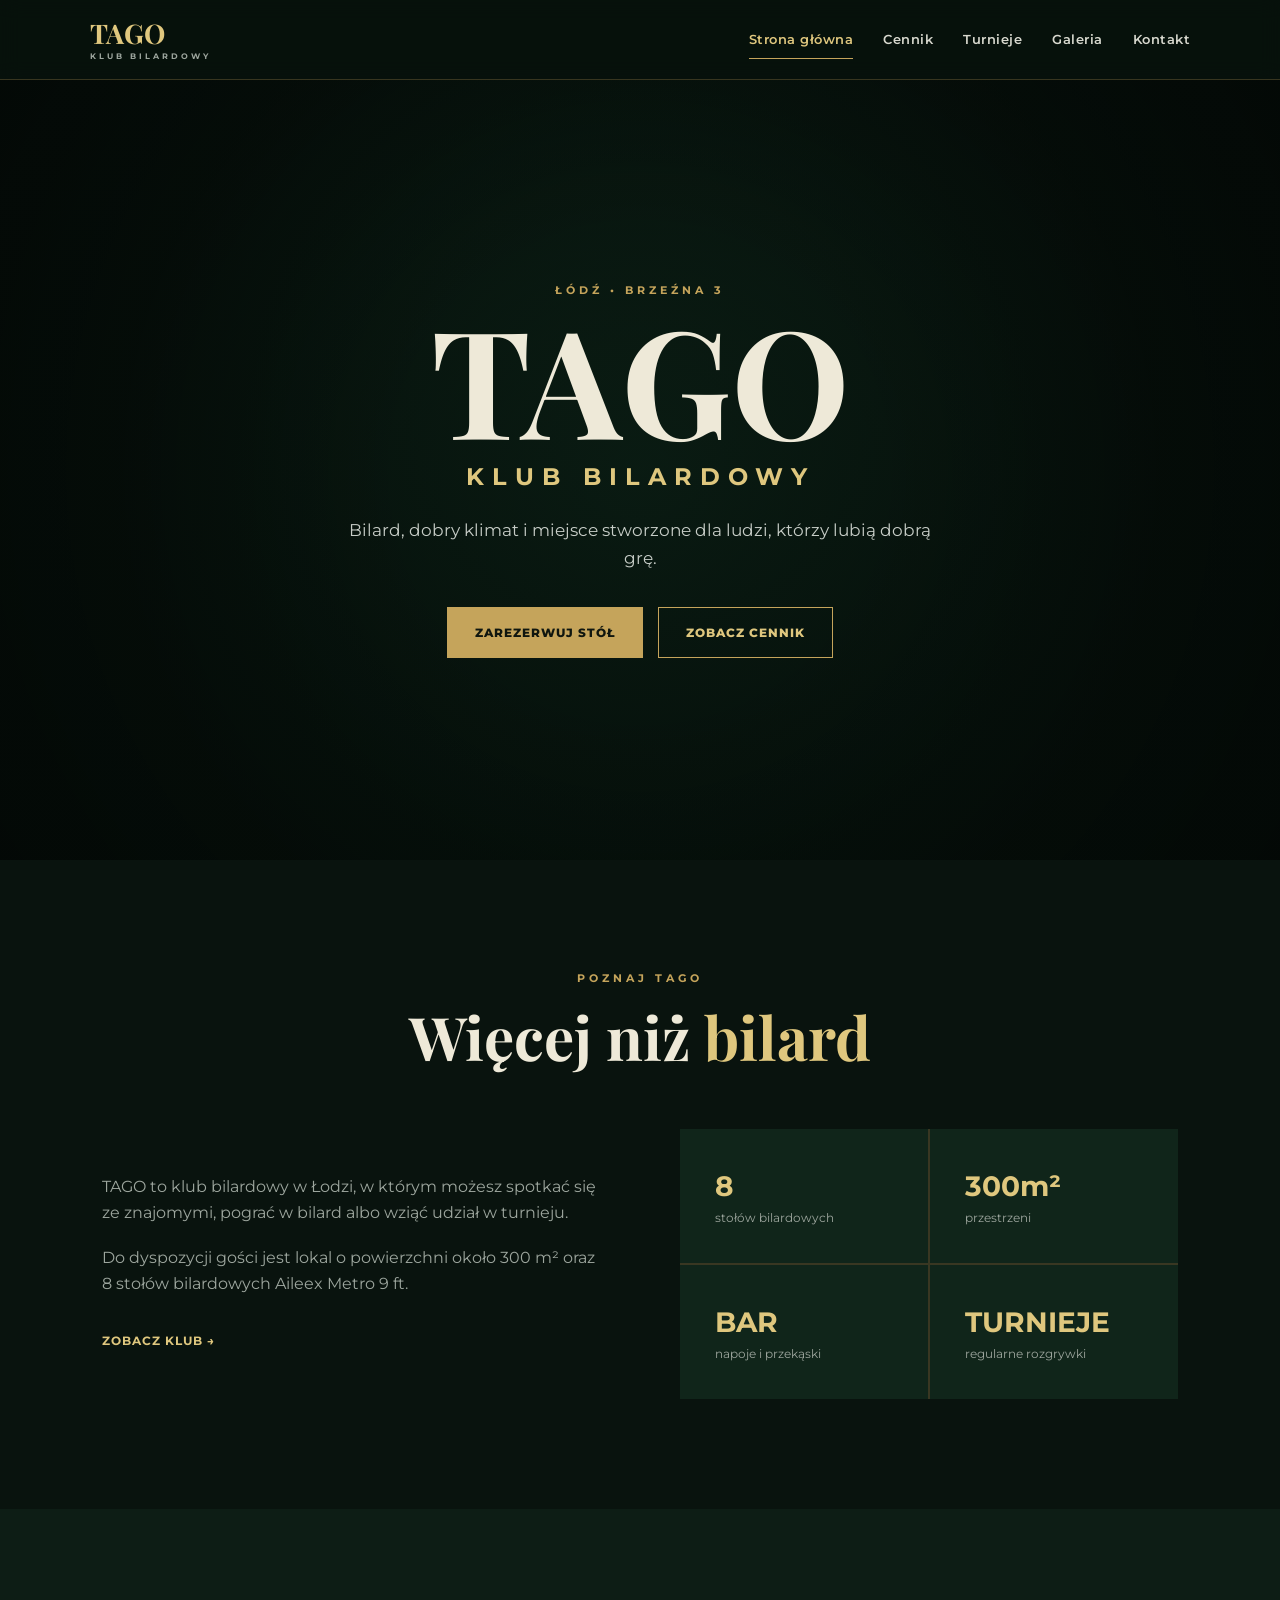
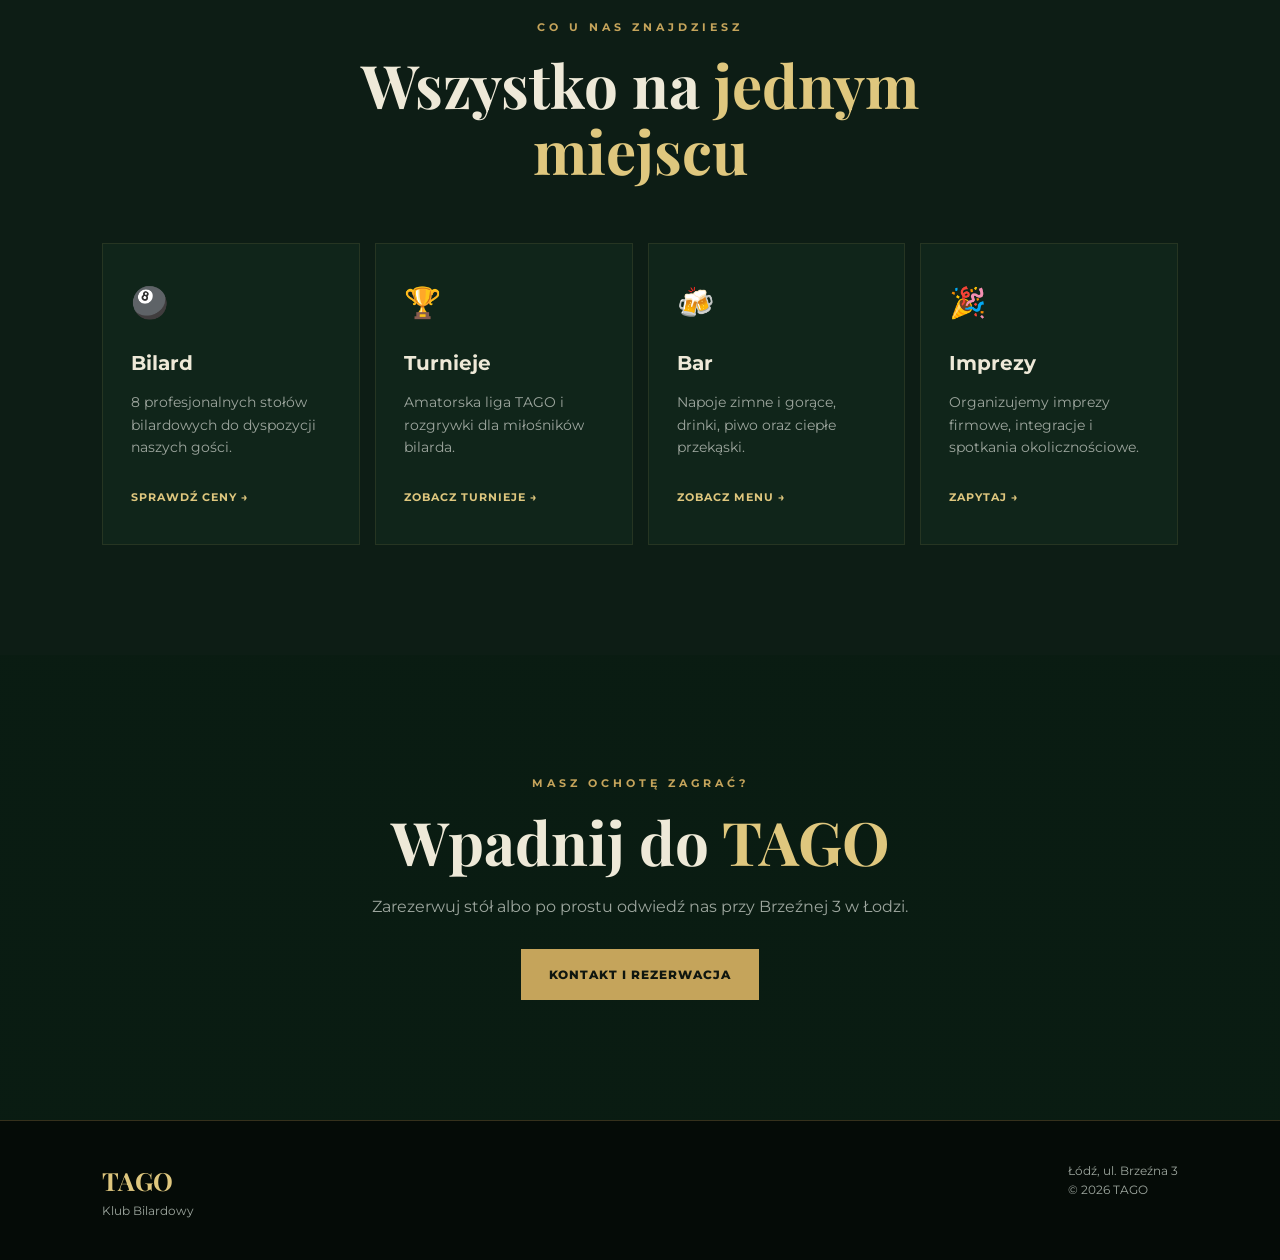
<file: index.html>
<!DOCTYPE html>
<html lang="pl">

<head>
    <meta charset="UTF-8">
    <meta name="viewport" content="width=device-width, initial-scale=1.0">

    <title>TAGO Klub Bilardowy | Łódź</title>

    <link rel="stylesheet" href="style.css">
</head>

<body>

    <!-- NAWIGACJA -->

    <header class="navbar">

        <a href="/index.html" class="logo">
            TAGO
            <span>KLUB BILARDOWY</span>
        </a>

        <nav>
            <a href="index.html" class="active">Strona główna</a>
            <a href="cennik.html">Cennik</a>
            <a href="turnieje.html">Turnieje</a>
            <a href="galeria.html">Galeria</a>
            <a href="kontakt.html">Kontakt</a>
        </nav>

        <button class="menu-button" id="menuButton">
            ☰
        </button>

    </header>


    <!-- HERO -->

    <section class="hero">

        <div class="hero-content">

            <p class="small-title">ŁÓDŹ • BRZEŹNA 3</p>

            <h1>
                TAGO
                <span>KLUB BILARDOWY</span>
            </h1>

            <p class="hero-text">
                Bilard, dobry klimat i miejsce stworzone
                dla ludzi, którzy lubią dobrą grę.
            </p>

            <div class="hero-buttons">
                <a href="kontakt.html" class="button">
                    ZAREZERWUJ STÓŁ
                </a>

                <a href="cennik.html" class="button button-outline">
                    ZOBACZ CENNIK
                </a>
            </div>

        </div>

    </section>


    <!-- O TAGO -->

    <section class="section">

        <div class="section-heading">
            <p class="small-title">POZNAJ TAGO</p>

            <h2>
                Więcej niż <span>bilard</span>
            </h2>
        </div>

        <div class="about-grid">

            <div class="about-text">

                <p>
                    TAGO to klub bilardowy w Łodzi, w którym
                    możesz spotkać się ze znajomymi, pograć
                    w bilard albo wziąć udział w turnieju.
                </p>

                <p>
                    Do dyspozycji gości jest lokal o powierzchni
                    około 300 m² oraz 8 stołów bilardowych
                    Aileex Metro 9 ft.
                </p>

                <a href="galeria.html" class="text-link">
                    ZOBACZ KLUB →
                </a>

            </div>


            <div class="features">

                <div class="feature">
                    <strong>8</strong>
                    <span>stołów bilardowych</span>
                </div>

                <div class="feature">
                    <strong>300m²</strong>
                    <span>przestrzeni</span>
                </div>

                <div class="feature">
                    <strong>BAR</strong>
                    <span>napoje i przekąski</span>
                </div>

                <div class="feature">
                    <strong>TURNIEJE</strong>
                    <span>regularne rozgrywki</span>
                </div>

            </div>

        </div>

    </section>


    <!-- OFERTA -->

    <section class="dark-section">

        <div class="section-heading">
            <p class="small-title">CO U NAS ZNAJDZIESZ</p>

            <h2>
                Wszystko na <span>jednym miejscu</span>
            </h2>
        </div>


        <div class="cards">

            <div class="card">
                <div class="card-icon">🎱</div>

                <h3>Bilard</h3>

                <p>
                    8 profesjonalnych stołów bilardowych
                    do dyspozycji naszych gości.
                </p>

                <a href="cennik.html">
                    SPRAWDŹ CENY →
                </a>
            </div>


            <div class="card">
                <div class="card-icon">🏆</div>

                <h3>Turnieje</h3>

                <p>
                    Amatorska liga TAGO i rozgrywki
                    dla miłośników bilarda.
                </p>

                <a href="turnieje.html">
                    ZOBACZ TURNIEJE →
                </a>
            </div>


            <div class="card">
                <div class="card-icon">🍻</div>

                <h3>Bar</h3>

                <p>
                    Napoje zimne i gorące, drinki,
                    piwo oraz ciepłe przekąski.
                </p>

                <a href="cennik.html">
                    ZOBACZ MENU →
                </a>
            </div>


            <div class="card">
                <div class="card-icon">🎉</div>

                <h3>Imprezy</h3>

                <p>
                    Organizujemy imprezy firmowe,
                    integracje i spotkania okolicznościowe.
                </p>

                <a href="kontakt.html">
                    ZAPYTAJ →
                </a>
            </div>

        </div>

    </section>


    <!-- CTA -->

    <section class="cta">

        <p class="small-title">MASZ OCHOTĘ ZAGRAĆ?</p>

        <h2>
            Wpadnij do <span>TAGO</span>
        </h2>

        <p>
            Zarezerwuj stół albo po prostu odwiedź nas
            przy Brzeźnej 3 w Łodzi.
        </p>

        <a href="kontakt.html" class="button">
            KONTAKT I REZERWACJA
        </a>

    </section>


    <!-- STOPKA -->

    <footer>

        <div>
            <strong>TAGO</strong>
            <p>Klub Bilardowy</p>
        </div>

        <div>
            <p>Łódź, ul. Brzeźna 3</p>
            <p>© 2026 TAGO</p>
        </div>

    </footer>


    <script src="script.js"></script>

</body>
</html>
</file>
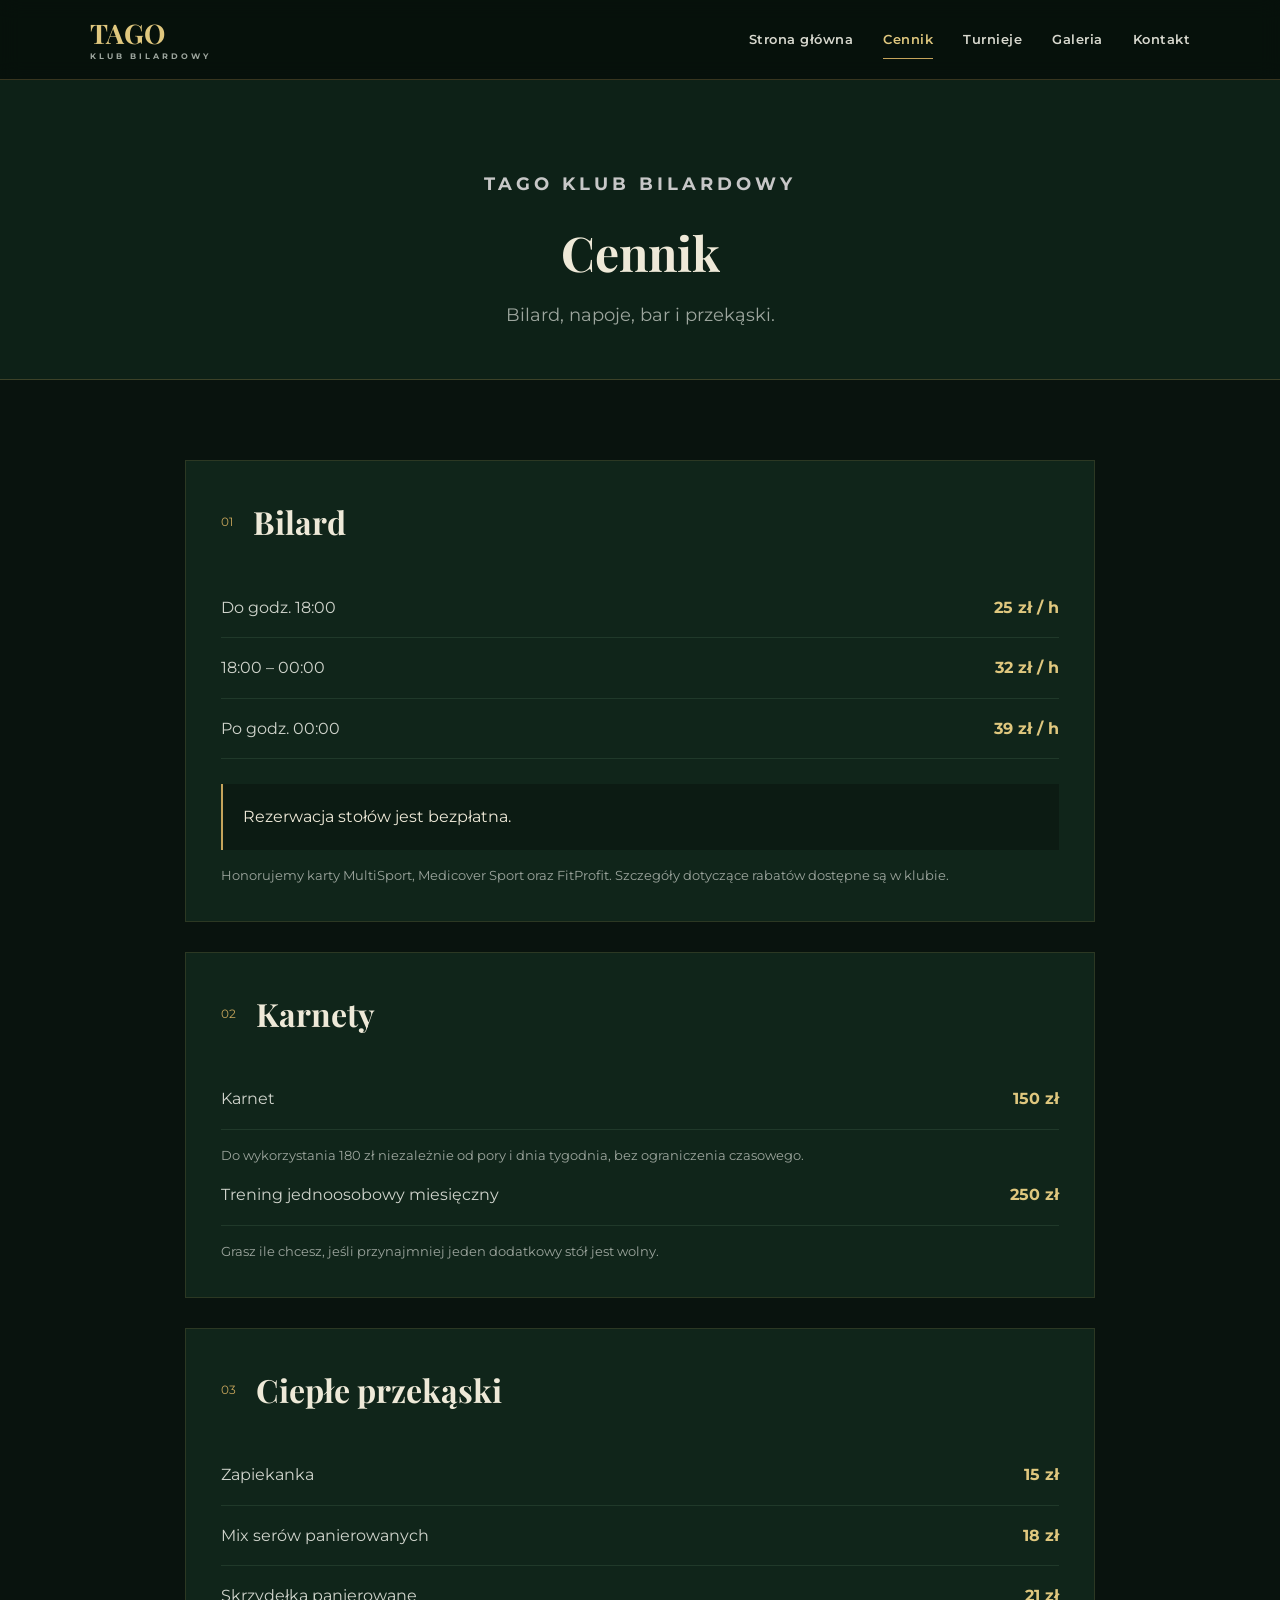
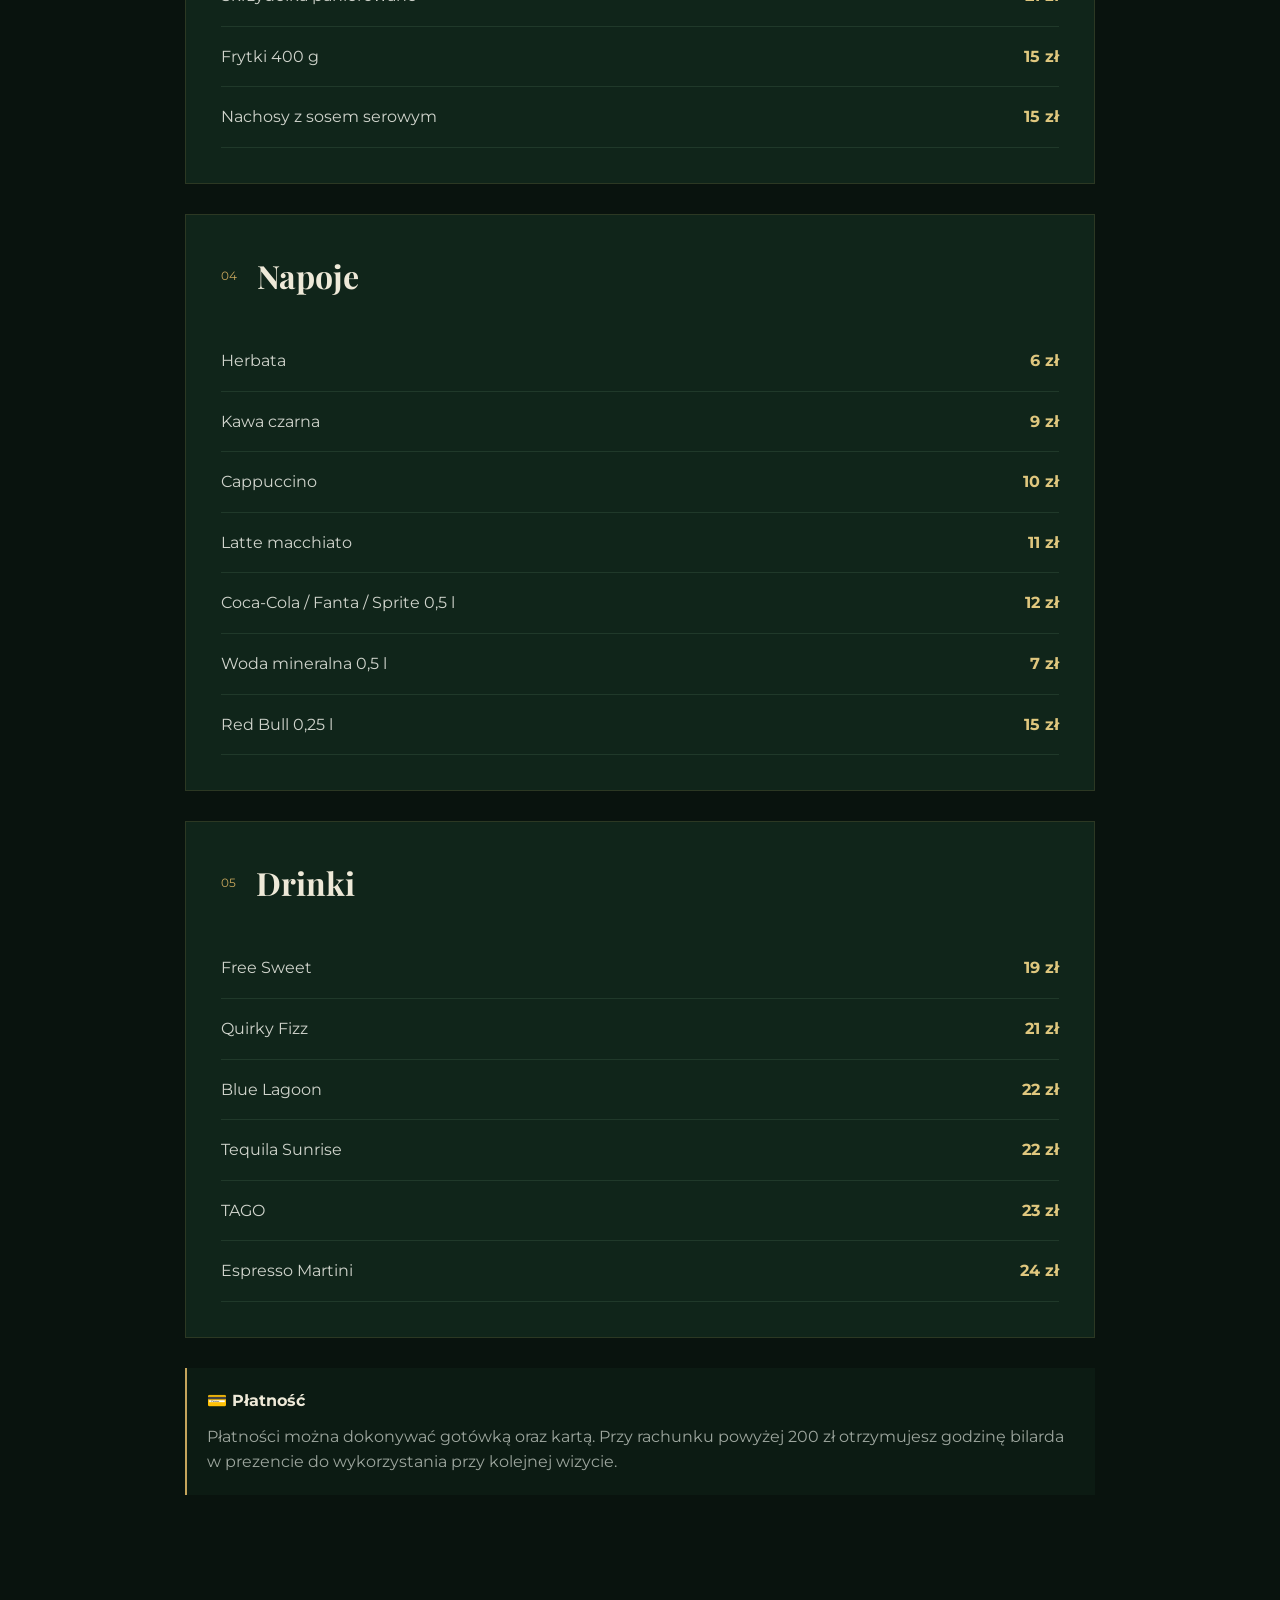
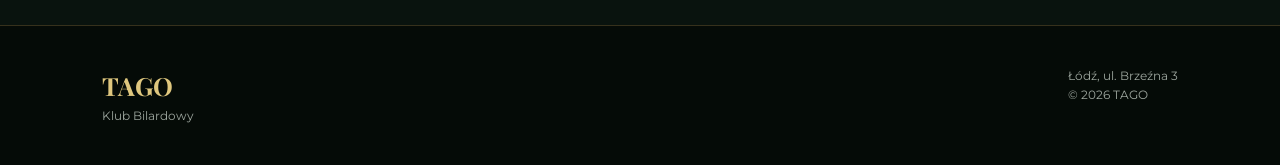
<file: cennik.html>
<!DOCTYPE html>
<html lang="pl">

<head>
    <meta charset="UTF-8">
    <meta name="viewport" content="width=device-width, initial-scale=1.0">

    <title>Cennik | TAGO Klub Bilardowy</title>

    <link rel="stylesheet" href="style.css">
</head>

<body>

<header class="navbar">

    <a href="index.html" class="logo">
        TAGO
        <span>KLUB BILARDOWY</span>
    </a>

    <nav>
        <a href="index.html">Strona główna</a>
        <a href="cennik.html" class="active">Cennik</a>
        <a href="turnieje.html">Turnieje</a>
        <a href="galeria.html">Galeria</a>
        <a href="kontakt.html">Kontakt</a>
    </nav>

    <button class="menu-button" id="menuButton">☰</button>

</header>


<section class="page-header">

    <p class="small-title">TAGO KLUB BILARDOWY</p>

    <h1>Cennik</h1>

    <p>
        Bilard, napoje, bar i przekąski.
    </p>

</section>


<main class="price-page">


    <!-- BILARD -->

    <section class="price-section">

        <div class="price-title">
            <span>01</span>
            <h2>Bilard</h2>
        </div>

        <div class="price-row">
            <span>Do godz. 18:00</span>
            <strong>25 zł / h</strong>
        </div>

        <div class="price-row">
            <span>18:00 – 00:00</span>
            <strong>32 zł / h</strong>
        </div>

        <div class="price-row">
            <span>Po godz. 00:00</span>
            <strong>39 zł / h</strong>
        </div>

        <div class="info-box">
            Rezerwacja stołów jest bezpłatna.
        </div>

        <p class="description">
            Honorujemy karty MultiSport, Medicover Sport
            oraz FitProfit. Szczegóły dotyczące rabatów
            dostępne są w klubie.
        </p>

    </section>


    <!-- KARNETY -->

    <section class="price-section">

        <div class="price-title">
            <span>02</span>
            <h2>Karnety</h2>
        </div>

        <div class="price-row">
            <span>Karnet</span>
            <strong>150 zł</strong>
        </div>

        <p class="description">
            Do wykorzystania 180 zł niezależnie od pory
            i dnia tygodnia, bez ograniczenia czasowego.
        </p>

        <div class="price-row">
            <span>Trening jednoosobowy miesięczny</span>
            <strong>250 zł</strong>
        </div>

        <p class="description">
            Grasz ile chcesz, jeśli przynajmniej jeden
            dodatkowy stół jest wolny.
        </p>

    </section>


    <!-- PRZEKĄSKI -->

    <section class="price-section">

        <div class="price-title">
            <span>03</span>
            <h2>Ciepłe przekąski</h2>
        </div>

        <div class="price-row">
            <span>Zapiekanka</span>
            <strong>15 zł</strong>
        </div>

        <div class="price-row">
            <span>Mix serów panierowanych</span>
            <strong>18 zł</strong>
        </div>

        <div class="price-row">
            <span>Skrzydełka panierowane</span>
            <strong>21 zł</strong>
        </div>

        <div class="price-row">
            <span>Frytki 400 g</span>
            <strong>15 zł</strong>
        </div>

        <div class="price-row">
            <span>Nachosy z sosem serowym</span>
            <strong>15 zł</strong>
        </div>

    </section>


    <!-- NAPOJE -->

    <section class="price-section">

        <div class="price-title">
            <span>04</span>
            <h2>Napoje</h2>
        </div>

        <div class="price-row">
            <span>Herbata</span>
            <strong>6 zł</strong>
        </div>

        <div class="price-row">
            <span>Kawa czarna</span>
            <strong>9 zł</strong>
        </div>

        <div class="price-row">
            <span>Cappuccino</span>
            <strong>10 zł</strong>
        </div>

        <div class="price-row">
            <span>Latte macchiato</span>
            <strong>11 zł</strong>
        </div>

        <div class="price-row">
            <span>Coca-Cola / Fanta / Sprite 0,5 l</span>
            <strong>12 zł</strong>
        </div>

        <div class="price-row">
            <span>Woda mineralna 0,5 l</span>
            <strong>7 zł</strong>
        </div>

        <div class="price-row">
            <span>Red Bull 0,25 l</span>
            <strong>15 zł</strong>
        </div>

    </section>


    <!-- DRINKI -->

    <section class="price-section">

        <div class="price-title">
            <span>05</span>
            <h2>Drinki</h2>
        </div>

        <div class="price-row">
            <span>Free Sweet</span>
            <strong>19 zł</strong>
        </div>

        <div class="price-row">
            <span>Quirky Fizz</span>
            <strong>21 zł</strong>
        </div>

        <div class="price-row">
            <span>Blue Lagoon</span>
            <strong>22 zł</strong>
        </div>

        <div class="price-row">
            <span>Tequila Sunrise</span>
            <strong>22 zł</strong>
        </div>

        <div class="price-row">
            <span>TAGO</span>
            <strong>23 zł</strong>
        </div>

        <div class="price-row">
            <span>Espresso Martini</span>
            <strong>24 zł</strong>
        </div>

    </section>


    <div class="price-note">
        <strong>💳 Płatność</strong>

        <p>
            Płatności można dokonywać gotówką oraz kartą.
            Przy rachunku powyżej 200 zł otrzymujesz
            godzinę bilarda w prezencie do wykorzystania
            przy kolejnej wizycie.
        </p>
    </div>


</main>


<footer>

    <div>
        <strong>TAGO</strong>
        <p>Klub Bilardowy</p>
    </div>

    <div>
        <p>Łódź, ul. Brzeźna 3</p>
        <p>© 2026 TAGO</p>
    </div>

</footer>


<script src="script.js"></script>

</body>
</html>
</file>
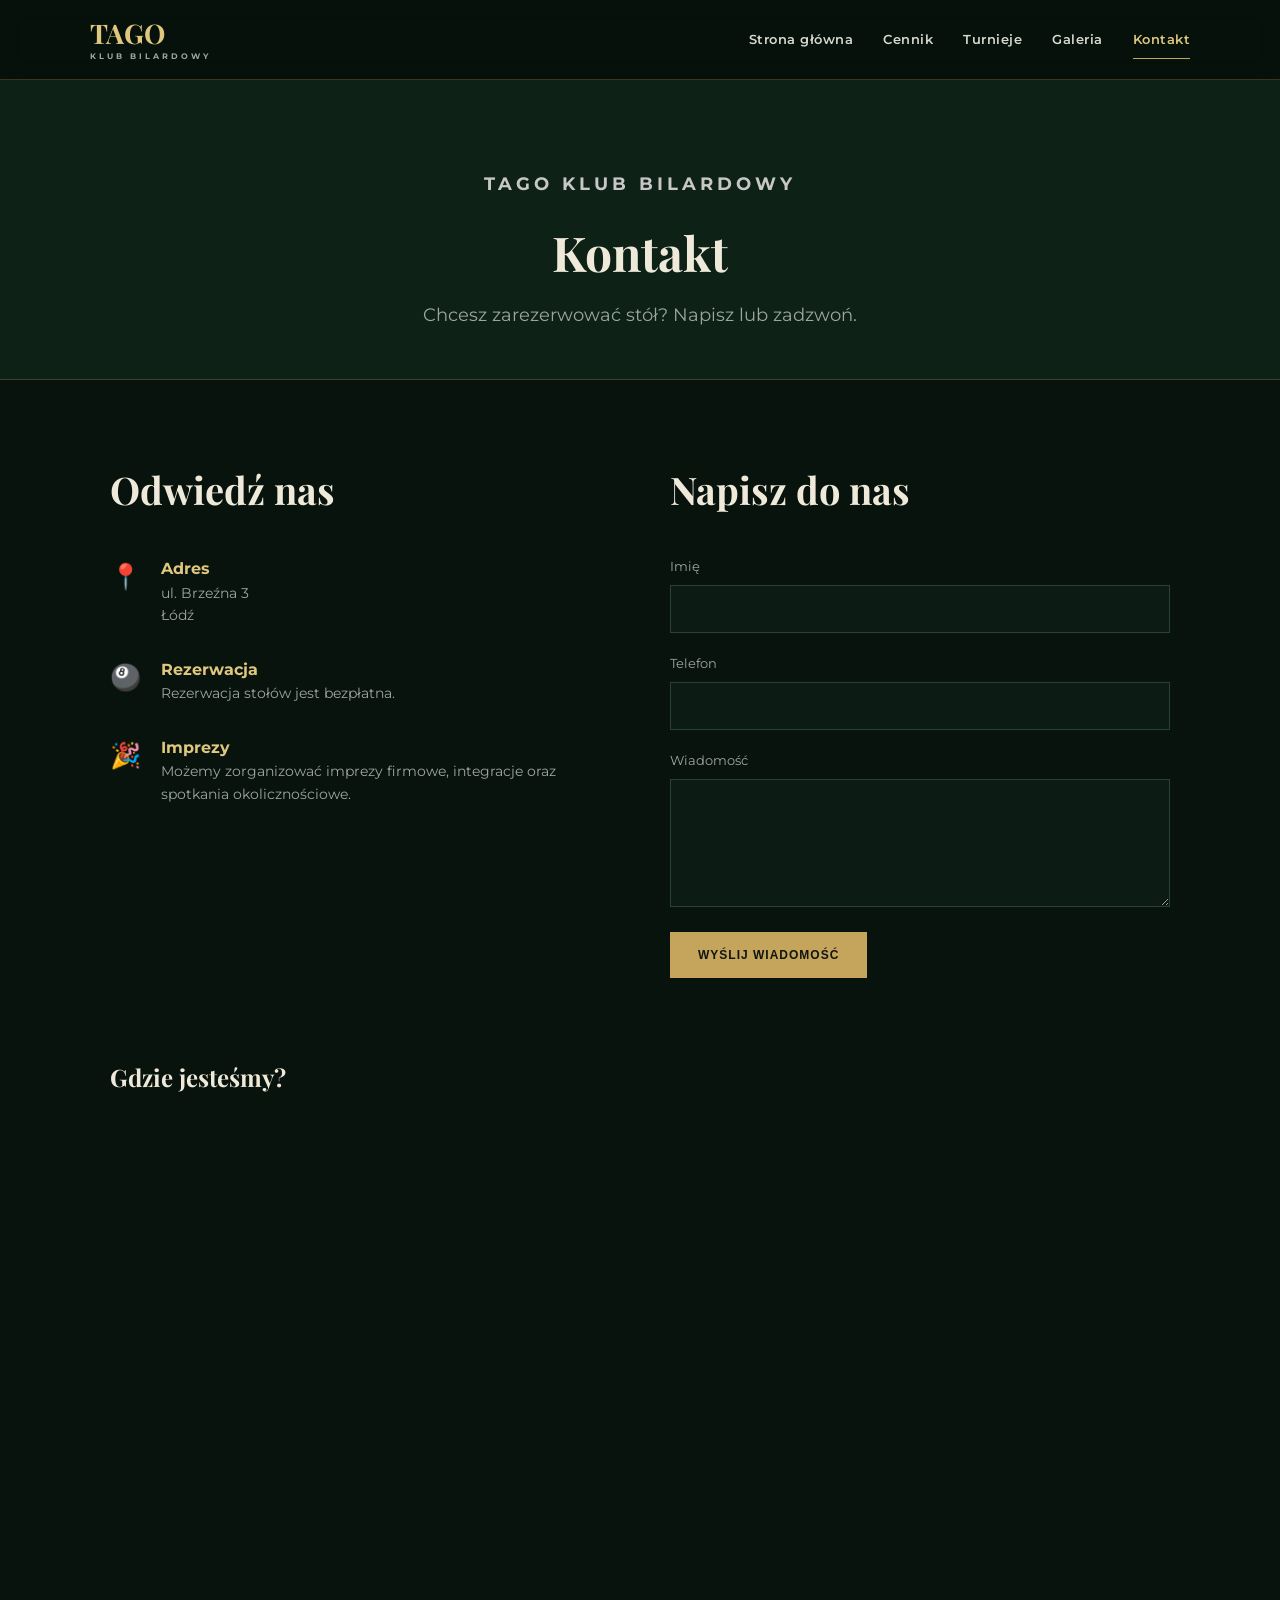
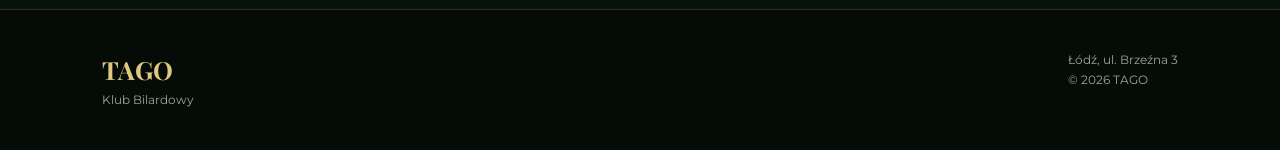
<file: kontakt.html>
<!DOCTYPE html>
<html lang="pl">

<head>
    <meta charset="UTF-8">
    <meta name="viewport" content="width=device-width, initial-scale=1.0">

    <title>Kontakt | TAGO Klub Bilardowy</title>

    <link rel="stylesheet" href="style.css">
</head>

<body>

<header class="navbar">

    <a href="index.html" class="logo">
        TAGO
        <span>KLUB BILARDOWY</span>
    </a>

    <nav>
        <a href="index.html">Strona główna</a>
        <a href="cennik.html">Cennik</a>
        <a href="turnieje.html">Turnieje</a>
        <a href="galeria.html">Galeria</a>
        <a href="kontakt.html" class="active">Kontakt</a>
    </nav>

    <button class="menu-button" id="menuButton">☰</button>

</header>


<section class="page-header">

    <p class="small-title">TAGO KLUB BILARDOWY</p>

    <h1>Kontakt</h1>

    <p>
        Chcesz zarezerwować stół? Napisz lub zadzwoń.
    </p>

</section>


<main class="contact-page">


    <section class="contact-grid">


        <div class="contact-info">

            <h2>Odwiedź nas</h2>

            <div class="contact-item">

                <span>📍</span>

                <div>
                    <strong>Adres</strong>
                    <p>ul. Brzeźna 3<br>Łódź</p>
                </div>

            </div>


            <div class="contact-item">

                <span>🎱</span>

                <div>
                    <strong>Rezerwacja</strong>
                    <p>
                        Rezerwacja stołów jest bezpłatna.
                    </p>
                </div>

            </div>


            <div class="contact-item">

                <span>🎉</span>

                <div>
                    <strong>Imprezy</strong>
                    <p>
                        Możemy zorganizować imprezy firmowe,
                        integracje oraz spotkania okolicznościowe.
                    </p>
                </div>

            </div>

        </div>


        <div class="contact-form">

            <h2>Napisz do nas</h2>

            <form id="contactForm">

                <label>
                    Imię
                    <input type="text" name="name" required>
                </label>

                <label>
                    Telefon
                    <input type="tel" name="phone" required>
                </label>

                <label>
                    Wiadomość
                    <textarea name="message" rows="6" required></textarea>
                </label>

                <button type="submit" class="button">
                    WYŚLIJ WIADOMOŚĆ
                </button>

            </form>

        </div>

    </section>


    <section class="map-section">

        <h2>Gdzie jesteśmy?</h2>

        <iframe
            src="https://www.google.com/maps?q=Brzeźna+3,+Łódź&output=embed"
            loading="lazy">
        </iframe>

    </section>


</main>


<footer>

    <div>
        <strong>TAGO</strong>
        <p>Klub Bilardowy</p>
    </div>

    <div>
        <p>Łódź, ul. Brzeźna 3</p>
        <p>© 2026 TAGO</p>
    </div>

</footer>


<script src="script.js"></script>

</body>
</html>
</file>
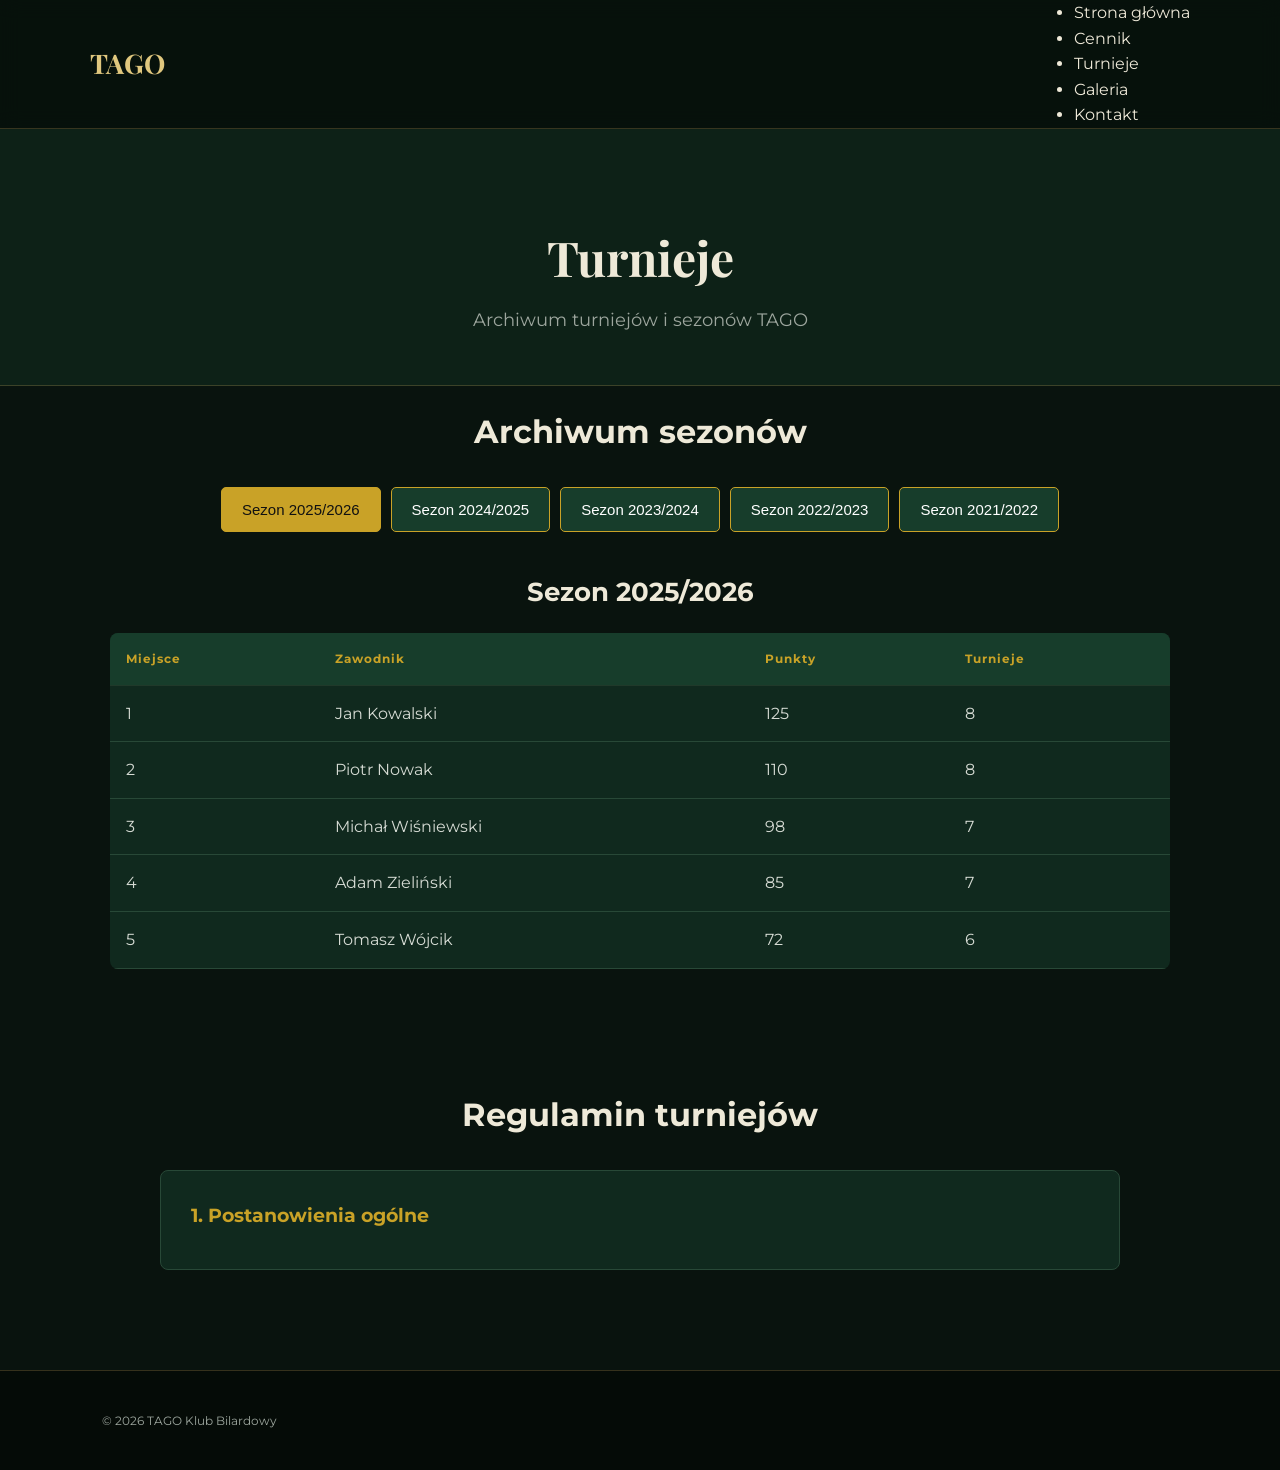
<file: turnieje.html>
<!DOCTYPE html>
<html lang="pl">
<head>
    <meta charset="UTF-8">
    <meta name="viewport" content="width=device-width, initial-scale=1.0">

    <title>Turnieje | TAGO Klub Bilardowy</title>

    <link rel="stylesheet" href="style.css">
</head>

<body>

<header>
    <nav class="navbar">

        <div class="logo">
            TAGO
        </div>

        <ul class="nav-links">
            <li><a href="index.html">Strona główna</a></li>
            <li><a href="cennik.html">Cennik</a></li>
            <li><a href="turnieje.html" class="active">Turnieje</a></li>
            <li><a href="galeria.html">Galeria</a></li>
            <li><a href="kontakt.html">Kontakt</a></li>
        </ul>

    </nav>
</header>


<main>

    <!-- TYTUŁ -->

    <section class="page-header">

        <h1>Turnieje</h1>

        <p>
            Archiwum turniejów i sezonów TAGO
        </p>

    </section>


    <!-- ARCHIWUM SEZONÓW -->

    <section class="tournaments-section">

        <h2>Archiwum sezonów</h2>

        <div class="season-buttons">

            <button class="season-btn active" onclick="showSeason('2025-2026')">
                Sezon 2025/2026
            </button>

            <button class="season-btn" onclick="showSeason('2024-2025')">
                Sezon 2024/2025
            </button>

            <button class="season-btn" onclick="showSeason('2023-2024')">
                Sezon 2023/2024
            </button>

            <button class="season-btn" onclick="showSeason('2022-2023')">
                Sezon 2022/2023
            </button>

            <button class="season-btn" onclick="showSeason('2021-2022')">
                Sezon 2021/2022
            </button>

        </div>


        <!-- SEZON 2025/2026 -->

        <div id="2025-2026" class="season-content active">

            <h3>Sezon 2025/2026</h3>

            <div class="table-wrapper">

                <table>

                    <thead>
                        <tr>
                            <th>Miejsce</th>
                            <th>Zawodnik</th>
                            <th>Punkty</th>
                            <th>Turnieje</th>
                        </tr>
                    </thead>

                    <tbody>

                        <tr>
                            <td>1</td>
                            <td>Jan Kowalski</td>
                            <td>125</td>
                            <td>8</td>
                        </tr>

                        <tr>
                            <td>2</td>
                            <td>Piotr Nowak</td>
                            <td>110</td>
                            <td>8</td>
                        </tr>

                        <tr>
                            <td>3</td>
                            <td>Michał Wiśniewski</td>
                            <td>98</td>
                            <td>7</td>
                        </tr>

                        <tr>
                            <td>4</td>
                            <td>Adam Zieliński</td>
                            <td>85</td>
                            <td>7</td>
                        </tr>

                        <tr>
                            <td>5</td>
                            <td>Tomasz Wójcik</td>
                            <td>72</td>
                            <td>6</td>
                        </tr>

                    </tbody>

                </table>

            </div>

        </div>


        <!-- SEZON 2024/2025 -->

        <div id="2024-2025" class="season-content">

            <h3>Sezon 2024/2025</h3>

            <div class="table-wrapper">

                <table>

                    <thead>
                        <tr>
                            <th>Miejsce</th>
                            <th>Zawodnik</th>
                            <th>Punkty</th>
                            <th>Turnieje</th>
                        </tr>
                    </thead>

                    <tbody>

                        <tr>
                            <td>1</td>
                            <td>Adam Kowalski</td>
                            <td>140</td>
                            <td>9</td>
                        </tr>

                        <tr>
                            <td>2</td>
                            <td>Piotr Nowak</td>
                            <td>118</td>
                            <td>9</td>
                        </tr>

                        <tr>
                            <td>3</td>
                            <td>Marek Zieliński</td>
                            <td>101</td>
                            <td>8</td>
                        </tr>

                    </tbody>

                </table>

            </div>

        </div>


        <!-- SEZON 2023/2024 -->

        <div id="2023-2024" class="season-content">

            <h3>Sezon 2023/2024</h3>

            <div class="table-wrapper">

                <table>

                    <thead>
                        <tr>
                            <th>Miejsce</th>
                            <th>Zawodnik</th>
                            <th>Punkty</th>
                            <th>Turnieje</th>
                        </tr>
                    </thead>

                    <tbody>

                        <tr>
                            <td>1</td>
                            <td>Paweł Nowak</td>
                            <td>132</td>
                            <td>8</td>
                        </tr>

                        <tr>
                            <td>2</td>
                            <td>Marcin Kowalski</td>
                            <td>115</td>
                            <td>8</td>
                        </tr>

                        <tr>
                            <td>3</td>
                            <td>Łukasz Wójcik</td>
                            <td>96</td>
                            <td>7</td>
                        </tr>

                    </tbody>

                </table>

            </div>

        </div>


        <!-- SEZON 2022/2023 -->

        <div id="2022-2023" class="season-content">

            <h3>Sezon 2022/2023</h3>

            <div class="table-wrapper">

                <table>

                    <thead>
                        <tr>
                            <th>Miejsce</th>
                            <th>Zawodnik</th>
                            <th>Punkty</th>
                            <th>Turnieje</th>
                        </tr>
                    </thead>

                    <tbody>

                        <tr>
                            <td>1</td>
                            <td>Jan Nowak</td>
                            <td>128</td>
                            <td>8</td>
                        </tr>

                        <tr>
                            <td>2</td>
                            <td>Robert Kowalski</td>
                            <td>109</td>
                            <td>7</td>
                        </tr>

                    </tbody>

                </table>

            </div>

        </div>


        <!-- SEZON 2021/2022 -->

        <div id="2021-2022" class="season-content">

            <h3>Sezon 2021/2022</h3>

            <div class="table-wrapper">

                <table>

                    <thead>
                        <tr>
                            <th>Miejsce</th>
                            <th>Zawodnik</th>
                            <th>Punkty</th>
                            <th>Turnieje</th>
                        </tr>
                    </thead>

                    <tbody>

                        <tr>
                            <td>1</td>
                            <td>Mateusz Nowak</td>
                            <td>120</td>
                            <td>7</td>
                        </tr>

                        <tr>
                            <td>2</td>
                            <td>Jakub Wójcik</td>
                            <td>104</td>
                            <td>7</td>
                        </tr>

                    </tbody>

                </table>

            </div>

        </div>

    </section>


    <!-- REGULAMIN -->

    <section class="rules-section">

        <h2>Regulamin turniejów</h2>

        <div class="rules-box">

            <h3>1. Postanowienia ogólne</h3>

            

        </div>

    </section>

</main>


<footer>

    <p>© 2026 TAGO Klub Bilardowy</p>

</footer>


<script src="script.js"></script>

</body>
</html>
</file>
<file: style.css>
@import url('https://fonts.googleapis.com/css2?family=Montserrat:wght@400;500;600;700;800&family=Playfair+Display:wght@600;700&display=swap');


/* =========================
   RESET
========================= */

* {
    margin: 0;
    padding: 0;
    box-sizing: border-box;
}

html {
    scroll-behavior: smooth;
}

body {
    background: #09130e;
    color: #eee9d8;
    font-family: 'Montserrat', sans-serif;
    line-height: 1.6;
}

a {
    color: inherit;
    text-decoration: none;
}

img {
    max-width: 100%;
    display: block;
}


/* =========================
   KOLORY
========================= */

:root {
    --dark: #09130e;
    --dark-green: #0d1d15;
    --green: #123224;
    --green-light: #1b4631;

    --gold: #c5a45b;
    --gold-light: #dfc77e;

    --cream: #eee9d8;
    --muted: #9da69e;

    --border: rgba(197, 164, 91, 0.25);
}


/* =========================
   NAWIGACJA
========================= */

.navbar {
    position: sticky;
    top: 0;
    z-index: 1000;

    min-height: 80px;
    padding: 0 7%;

    display: flex;
    align-items: center;
    justify-content: space-between;

    background: rgba(7, 17, 12, 0.95);
    border-bottom: 1px solid var(--border);

    backdrop-filter: blur(10px);
}

.logo {
    color: var(--gold-light);
    font-family: 'Playfair Display', serif;
    font-size: 27px;
    font-weight: 700;
    line-height: 1;
}

.logo span {
    display: block;
    margin-top: 5px;

    color: var(--muted);
    font-family: 'Montserrat', sans-serif;
    font-size: 8px;
    letter-spacing: 3px;
}

.navbar nav {
    display: flex;
    gap: 30px;
}

.navbar nav a {
    position: relative;

    color: #d7d8ce;
    font-size: 13px;
    font-weight: 600;
    letter-spacing: 0.5px;

    transition: 0.3s;
}

.navbar nav a:hover,
.navbar nav a.active {
    color: var(--gold-light);
}

.navbar nav a.active::after {
    content: '';

    position: absolute;
    left: 0;
    right: 0;
    bottom: -9px;

    height: 1px;

    background: var(--gold);
}

.menu-button {
    display: none;

    background: none;
    border: none;

    color: var(--gold-light);
    font-size: 28px;

    cursor: pointer;
}


/* =========================
   HERO
========================= */

.hero {
    min-height: 780px;

    display: flex;
    justify-content: center;
    align-items: center;

    text-align: center;

    position: relative;

    background:
        linear-gradient(
            rgba(5, 15, 10, 0.70),
            rgba(5, 15, 10, 0.88)
        ),
        radial-gradient(
            circle at center,
            #1b4631,
            #08120d 70%
        );
}

.hero::after {
    content: '';

    position: absolute;
    inset: 0;

    background:
        radial-gradient(
            circle,
            transparent 30%,
            rgba(0,0,0,0.45)
        );
}

.hero-content {
    position: relative;
    z-index: 2;

    max-width: 850px;
    padding: 30px;
}

.small-title {
    color: var(--gold);
    font-size: 11px;
    font-weight: 700;
    letter-spacing: 4px;
    margin-bottom: 15px;
}

.hero h1 {
    color: var(--cream);
    font-family: 'Playfair Display', serif;

    font-size: clamp(70px, 12vw, 150px);
    line-height: 0.85;

    margin-bottom: 30px;
}

.hero h1 span {
    display: block;

    color: var(--gold-light);

    font-family: 'Montserrat', sans-serif;
    font-size: clamp(15px, 2vw, 24px);

    letter-spacing: 8px;
    margin-top: 25px;
}

.hero-text {
    max-width: 600px;
    margin: auto;

    color: #c7cdc7;
    font-size: 17px;
}

.hero-buttons {
    margin-top: 35px;

    display: flex;
    justify-content: center;
    gap: 15px;
}


/* =========================
   BUTTON
========================= */

.button {
    display: inline-block;

    padding: 15px 27px;

    background: var(--gold);
    color: #10160f;

    border: 1px solid var(--gold);

    font-size: 12px;
    font-weight: 800;
    letter-spacing: 1px;

    cursor: pointer;

    transition: 0.3s;
}

.button:hover {
    background: var(--gold-light);
    transform: translateY(-3px);
}

.button-outline {
    background: transparent;
    color: var(--gold-light);
}

.button-outline:hover {
    background: var(--gold);
    color: #10160f;
}


/* =========================
   SEKCJE
========================= */

.section {
    padding: 110px 8%;
    background: var(--dark);
}

.dark-section {
    padding: 110px 8%;
    background: var(--dark-green);
}

.section-heading {
    max-width: 700px;
    margin: 0 auto 60px;

    text-align: center;
}

.section-heading h2,
.cta h2 {
    font-family: 'Playfair Display', serif;
    font-size: clamp(38px, 5vw, 60px);
    line-height: 1.1;
}

.section-heading h2 span,
.cta h2 span {
    color: var(--gold-light);
}


/* =========================
   ABOUT
========================= */

.about-grid {
    max-width: 1100px;
    margin: auto;

    display: grid;
    grid-template-columns: 1fr 1fr;
    gap: 80px;

    align-items: center;
}

.about-text p {
    color: var(--muted);
    margin-bottom: 20px;
}

.text-link {
    display: inline-block;

    margin-top: 15px;

    color: var(--gold-light);
    font-size: 12px;
    font-weight: 700;
    letter-spacing: 1px;
}

.features {
    display: grid;
    grid-template-columns: 1fr 1fr;
    gap: 2px;

    background: var(--border);
}

.feature {
    padding: 35px;

    background: #10251a;

    display: flex;
    flex-direction: column;
}

.feature strong {
    color: var(--gold-light);
    font-size: 28px;
}

.feature span {
    color: var(--muted);
    font-size: 12px;
}


/* =========================
   KARTY
========================= */

.cards {
    max-width: 1200px;
    margin: auto;

    display: grid;
    grid-template-columns: repeat(4, 1fr);
    gap: 15px;
}

.card {
    padding: 35px 28px;

    background: #10251a;
    border: 1px solid rgba(197,164,91,0.12);

    transition: 0.3s;
}

.card:hover {
    transform: translateY(-8px);
    border-color: var(--border);
}

.card-icon {
    font-size: 30px;
    margin-bottom: 20px;
}

.card h3 {
    color: var(--cream);
    font-size: 20px;
    margin-bottom: 12px;
}

.card p {
    color: var(--muted);
    font-size: 14px;
    margin-bottom: 25px;
}

.card a {
    color: var(--gold-light);
    font-size: 11px;
    font-weight: 700;
    letter-spacing: 1px;
}


/* =========================
   CTA
========================= */

.cta {
    padding: 120px 20px;

    text-align: center;

    background:
        linear-gradient(
            rgba(10,30,19,0.8),
            rgba(10,30,19,0.8)
        );
}

.cta p:not(.small-title) {
    max-width: 600px;
    margin: 20px auto 30px;
    color: var(--muted);
}


/* =========================
   FOOTER
========================= */

footer {
    padding: 40px 8%;

    display: flex;
    justify-content: space-between;
    gap: 30px;

    background: #050b07;
    border-top: 1px solid var(--border);
}

footer strong {
    color: var(--gold-light);
    font-family: 'Playfair Display', serif;
    font-size: 25px;
}

footer p {
    color: var(--muted);
    font-size: 12px;
}


/* =========================
   PODSTRONY
========================= */

.page-header {
    padding: 120px 20px 90px;

    text-align: center;

    background: #0d2117;
    border-bottom: 1px solid var(--border);
}

.page-header h1 {
    font-family: 'Playfair Display', serif;
    font-size: clamp(50px, 8vw, 90px);
}

.page-header p:last-child {
    color: var(--muted);
}


/* =========================
   CENNIK
========================= */

.price-page {
    max-width: 950px;
    margin: auto;
    padding: 80px 20px;
}

.price-section {
    margin-bottom: 30px;
    padding: 35px;

    background: #10251a;
    border: 1px solid rgba(197,164,91,0.15);
}

.price-title {
    display: flex;
    align-items: center;
    gap: 20px;

    margin-bottom: 30px;
}

.price-title span {
    color: var(--gold);
    font-size: 12px;
}

.price-title h2 {
    font-family: 'Playfair Display', serif;
    font-size: 32px;
}

.price-row {
    padding: 17px 0;

    display: flex;
    justify-content: space-between;

    border-bottom: 1px solid #20392a;
}

.price-row span {
    color: #d0d4cc;
}

.price-row strong {
    color: var(--gold-light);
}

.description {
    color: var(--muted);
    font-size: 13px;
    margin-top: 15px;
}

.info-box,
.price-note {
    margin-top: 25px;
    padding: 20px;

    background: #0c1b13;
    border-left: 2px solid var(--gold);
}

.price-note {
    margin-bottom: 50px;
}

.price-note p {
    color: var(--muted);
    margin-top: 10px;
}


/* =========================
   TURNIEJE
========================= */

.tournament-page {
    max-width: 1200px;
    margin: auto;
    padding: 80px 20px;
}

.tournament-intro {
    max-width: 750px;
    margin: 0 auto 70px;

    text-align: center;
}

.tournament-intro h2 {
    font-family: 'Playfair Display', serif;
    font-size: 48px;
}

.tournament-intro h2 span {
    color: var(--gold-light);
}

.tournament-intro p:last-child {
    color: var(--muted);
}

.table-wrapper {
    overflow-x: auto;
}

.table-wrapper h2 {
    margin-bottom: 20px;
}

table {
    width: 100%;
    border-collapse: collapse;

    background: #10251a;
}

th,
td {
    padding: 17px 15px;
    text-align: left;

    border-bottom: 1px solid #20392a;
}

th {
    color: var(--gold);
    font-size: 12px;
    letter-spacing: 1px;
}

td {
    color: #d6dbd4;
}

td strong {
    color: var(--gold-light);
}

.rules {
    margin-top: 80px;
}

.rules h2 {
    margin-bottom: 30px;
}

.rule-grid {
    display: grid;
    grid-template-columns: repeat(4, 1fr);
    gap: 15px;
}

.rule-grid div {
    padding: 25px;
    background: #10251a;
}

.rule-grid strong {
    color: var(--gold);
}

.rule-grid p {
    color: var(--muted);
    margin-top: 10px;
    font-size: 14px;
}


/* =========================
   GALERIA
========================= */

.gallery {
    max-width: 1200px;
    margin: auto;
    padding: 80px 20px;

    display: grid;
    grid-template-columns: repeat(3, 1fr);
    gap: 15px;
}

.gallery-item {
    overflow: hidden;
    aspect-ratio: 4 / 3;

    background: #10251a;
}

.gallery-item img {
    width: 100%;
    height: 100%;
    object-fit: cover;

    cursor: pointer;

    transition: 0.5s;
}

.gallery-item:hover img {
    transform: scale(1.07);
}


/* LIGHTBOX */

.lightbox {
    position: fixed;
    inset: 0;
    z-index: 2000;

    display: none;
    align-items: center;
    justify-content: center;

    padding: 30px;

    background: rgba(0,0,0,0.9);
}

.lightbox.show {
    display: flex;
}

.lightbox img {
    max-width: 90%;
    max-height: 85vh;
}

.lightbox button {
    position: absolute;
    top: 20px;
    right: 30px;

    background: none;
    border: none;

    color: white;
    font-size: 45px;

    cursor: pointer;
}


/* =========================
   KONTAKT
========================= */

.contact-page {
    max-width: 1100px;
    margin: auto;
    padding: 80px 20px;
}

.contact-grid {
    display: grid;
    grid-template-columns: 1fr 1fr;
    gap: 60px;
}

.contact-grid h2 {
    font-family: 'Playfair Display', serif;
    font-size: 38px;
    margin-bottom: 35px;
}

.contact-item {
    display: flex;
    gap: 20px;
    margin-bottom: 30px;
}

.contact-item > span {
    font-size: 25px;
}

.contact-item strong {
    color: var(--gold-light);
}

.contact-item p {
    color: var(--muted);
    font-size: 14px;
}

.contact-form label {
    display: block;

    margin-bottom: 20px;

    color: var(--muted);
    font-size: 13px;
}

.contact-form input,
.contact-form textarea {
    width: 100%;

    margin-top: 8px;
    padding: 15px;

    background: #0c1b13;

    border: 1px solid #294333;

    color: white;

    font-family: inherit;

    outline: none;
}

.contact-form input:focus,
.contact-form textarea:focus {
    border-color: var(--gold);
}

.map-section {
    margin-top: 80px;
}

.map-section h2 {
    font-family: 'Playfair Display', serif;
    margin-bottom: 25px;
}

.map-section iframe {
    width: 100%;
    height: 400px;

    border: 0;

    filter: grayscale(80%) brightness(70%);
}


/* =========================
   ANIMACJE
========================= */

.reveal {
    opacity: 0;
    transform: translateY(30px);

    transition: 0.8s ease;
}

.reveal.visible {
    opacity: 1;
    transform: translateY(0);
}


/* =========================
   MOBILE
========================= */

@media (max-width: 900px) {

    .navbar {
        padding: 0 20px;
    }

    .navbar nav {
        display: none;

        position: absolute;

        top: 80px;
        left: 0;
        right: 0;

        padding: 25px;

        flex-direction: column;
        gap: 20px;

        background: #08120d;
        border-bottom: 1px solid var(--border);
    }

    .navbar nav.open {
        display: flex;
    }

    .menu-button {
        display: block;
    }

    .about-grid,
    .contact-grid {
        grid-template-columns: 1fr;
    }

    .cards {
        grid-template-columns: 1fr 1fr;
    }

    .rule-grid {
        grid-template-columns: 1fr 1fr;
    }

    .gallery {
        grid-template-columns: 1fr 1fr;
    }
}


@media (max-width: 600px) {

    .hero {
        min-height: 650px;
    }

    .hero-buttons {
        flex-direction: column;
    }

    .button {
        width: 100%;
    }

    .cards,
    .rule-grid,
    .gallery {
        grid-template-columns: 1fr;
    }

    .features {
        grid-template-columns: 1fr;
    }

    footer {
        flex-direction: column;
    }

    .price-section {
        padding: 25px 20px;
    }

}
/* ================================
   TURNIEJE
================================ */

.page-header {
    text-align: center;
    padding: 90px 20px 50px;
}

.page-header h1 {
    font-size: 48px;
    margin-bottom: 10px;
}

.page-header p {
    color: #c7c7c7;
    font-size: 18px;
}


/* SEZONY */

.tournaments-section {
    max-width: 1100px;
    margin: 0 auto;
    padding: 20px;
}

.tournaments-section h2,
.rules-section h2 {
    text-align: center;
    font-size: 32px;
    margin-bottom: 30px;
}

.season-buttons {
    display: flex;
    justify-content: center;
    flex-wrap: wrap;
    gap: 10px;
    margin-bottom: 40px;
}

.season-btn {
    background: #173d2b;
    color: #fff;
    border: 1px solid #c9a227;
    padding: 13px 20px;
    border-radius: 5px;
    cursor: pointer;
    font-size: 15px;
    transition: 0.2s;
}

.season-btn:hover,
.season-btn.active {
    background: #c9a227;
    color: #111;
}


/* TABELA */

.season-content {
    display: none;
}

.season-content.active {
    display: block;
}

.season-content h3 {
    text-align: center;
    font-size: 26px;
    margin-bottom: 20px;
}

.table-wrapper {
    overflow-x: auto;
}

table {
    width: 100%;
    border-collapse: collapse;
    background: #10291e;
    border-radius: 8px;
    overflow: hidden;
}

th {
    background: #173d2b;
    color: #c9a227;
    padding: 16px;
    text-align: left;
}

td {
    padding: 15px 16px;
    border-bottom: 1px solid #284837;
}

tr:hover td {
    background: #163a29;
}


/* REGULAMIN */

.rules-section {
    max-width: 1000px;
    margin: 80px auto;
    padding: 20px;
}

.rules-box {
    background: #10291e;
    border: 1px solid #284837;
    border-radius: 8px;
    padding: 30px;
}

.rules-box h3 {
    color: #c9a227;
    margin-top: 25px;
    margin-bottom: 8px;
}

.rules-box h3:first-child {
    margin-top: 0;
}

.rules-box p {
    color: #d0d0d0;
    line-height: 1.7;
}
</file>
